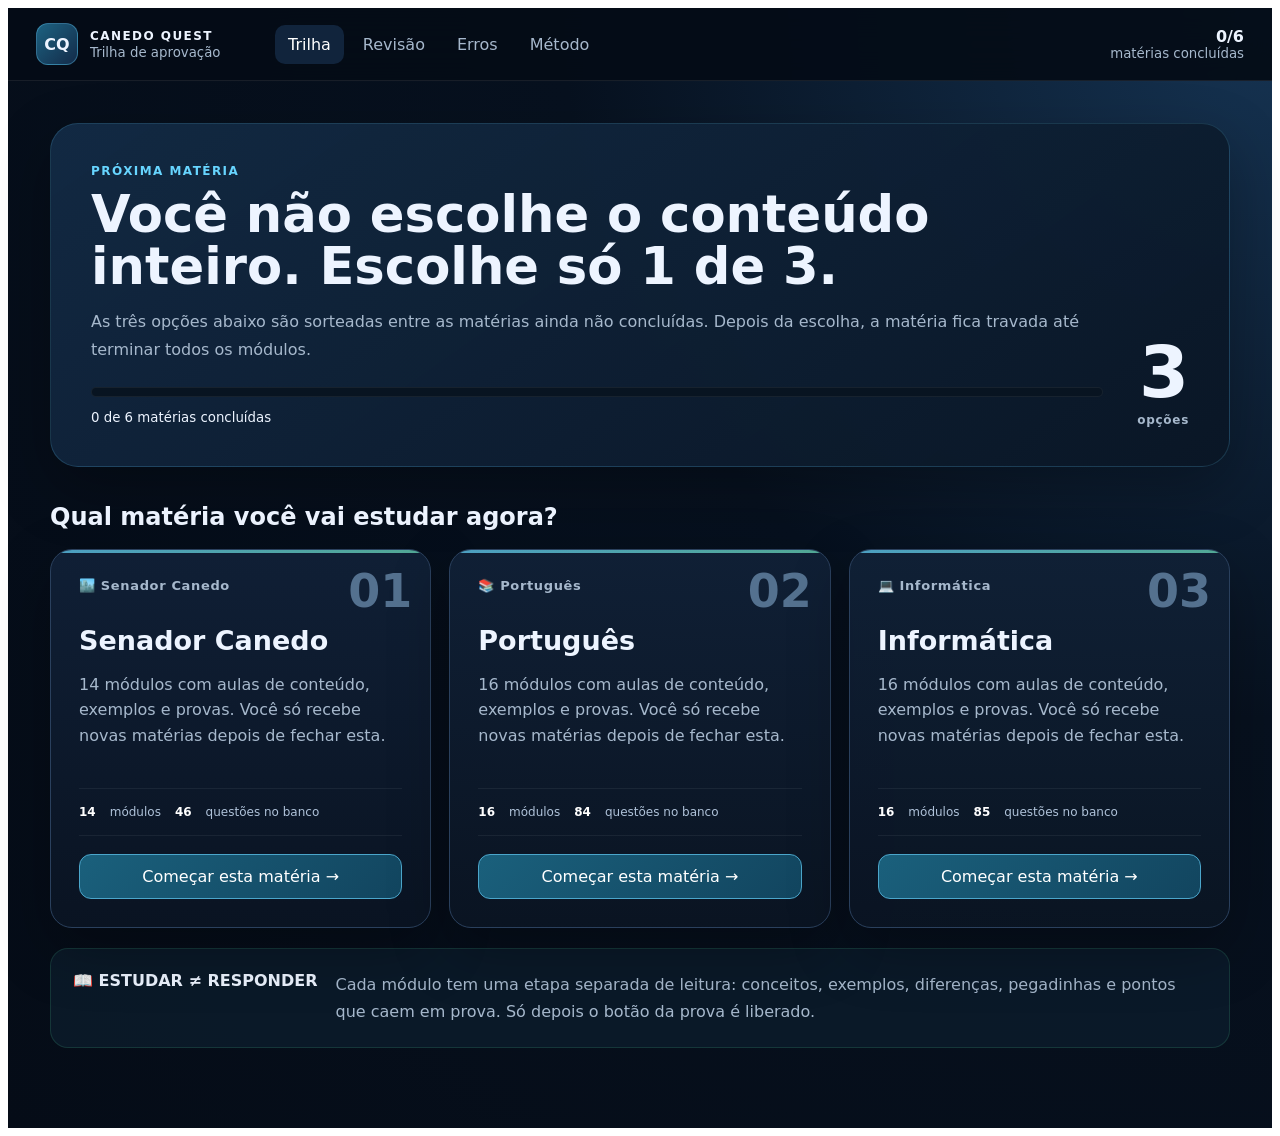
<file: index.html>
<!doctype html><html lang="pt-BR"><head><meta charset="utf-8"><meta name="viewport" content="width=device-width,initial-scale=1"><meta name="theme-color" content="#07111f"><meta name="mobile-web-app-capable" content="yes"><meta name="apple-mobile-web-app-capable" content="yes"><meta name="apple-mobile-web-app-status-bar-style" content="black-translucent"><meta name="apple-mobile-web-app-title" content="Canedo Quest"><link rel="manifest" href="manifest.webmanifest"><link rel="apple-touch-icon" href="icon-192.png"><title>Canedo Quest — Trilha de aprovação</title><link rel="stylesheet" href="forced-subject.css?v=21"></head><body><script>(function(){try{var u=new URL(location.href);if(u.searchParams.get("fresh")==="1"){u.searchParams.set("v","21");location.replace(u.href.replace("fresh=1","v=21"));}}catch(e){}})();</script><div class="loading">Carregando sua trilha…</div><script src="state-validation.js"></script><script src="app.js"></script><script src="study-depth.js"></script><script src="visual-questions.js"></script><script src="content-boost.js"></script><script src="curriculum.js"></script><script src="module-map.js"></script><script src="chapter-content.js"></script><script src="foundations.js"></script><script src="foundations-ui.js"></script><script src="forced-subject.js?v=21"></script><script src="cq-boot.js?v=21"></script></body></html>
</file>
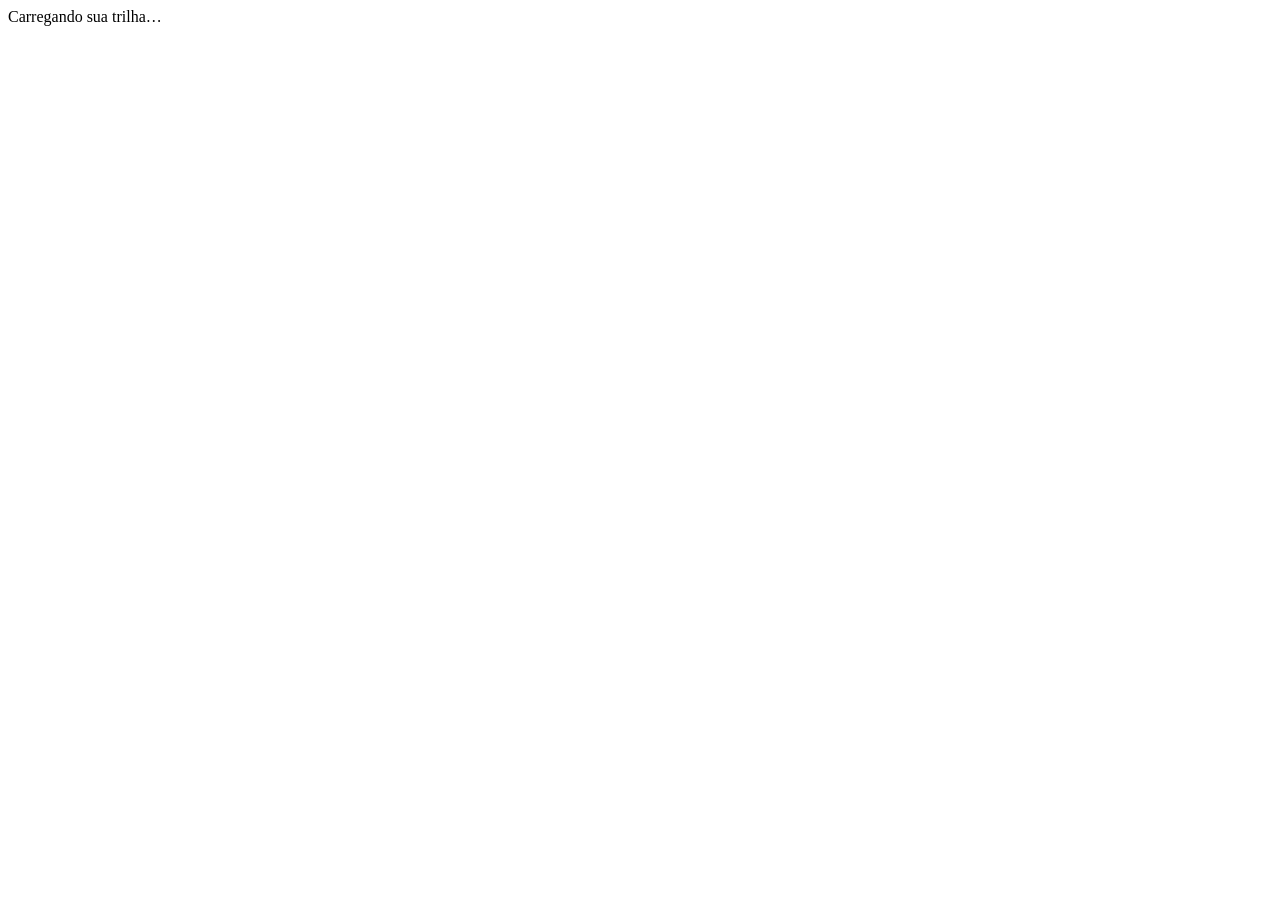
<file: atualizar.html>
<!doctype html><html lang="pt-BR"><head><meta charset="utf-8"><meta name="viewport" content="width=device-width,initial-scale=1"><title>Atualizando Canedo Quest</title><style>body{font-family:system-ui;background:#07111f;color:#edf4ff;display:grid;place-items:center;min-height:100vh;margin:0;text-align:center}main{max-width:520px;padding:30px}button{padding:12px 18px;border-radius:10px;border:1px solid #35516f;background:#12304a;color:white;font-weight:700;cursor:pointer}</style></head><body><main><h1>Atualizando o Canedo Quest…</h1><p>Esta página remove versões antigas em cache e abre a versão nova.</p></main><script>(async function(){try{if("serviceWorker" in navigator){const regs=await navigator.serviceWorker.getRegistrations();await Promise.all(regs.map(function(r){return r.unregister();}));}if("caches" in window){const ks=await caches.keys();await Promise.all(ks.map(function(k){return caches.delete(k);}));}}finally{location.replace("./?v=20");}})();</script></body></html>
</file>
<file: forced-subject.css>
:root{
  --cq-bg:#07111f;--cq-panel:#0d1b2f;--cq-panel2:#12233a;--cq-line:#2a405d;
  --cq-text:#edf4ff;--cq-muted:#a6b8cc;--cq-accent:#67d5ff;--cq-good:#53df9a;
  --cq-bad:#ff7385;--cq-paper:#f7f3ea;--cq-paperText:#202735;--cq-paperMuted:#647084;
  --cq-shadow:0 22px 60px rgba(0,0,0,.28)
}
#cq-forced{min-height:100vh;background:radial-gradient(circle at top right,#163453 0,#07111f 42%,#050c17 100%);color:var(--cq-text);font-family:Inter,ui-sans-serif,system-ui,-apple-system,BlinkMacSystemFont,"Segoe UI",sans-serif}
#cq-forced *{box-sizing:border-box}
#cq-forced button,#cq-forced textarea{font:inherit}
.cq-header{position:sticky;top:0;z-index:10;display:flex;align-items:center;gap:24px;padding:15px 28px;border-bottom:1px solid rgba(255,255,255,.08);background:rgba(5,12,23,.94);backdrop-filter:blur(18px)}
.cq-logo{display:flex;align-items:center;gap:12px;min-width:215px}.cq-logo>b{display:grid;place-items:center;width:42px;height:42px;border-radius:12px;background:linear-gradient(135deg,#1d6281,#132b49);border:1px solid rgba(103,213,255,.35);font-weight:900}.cq-logo span{display:grid;gap:2px}.cq-logo strong{font-size:12px;letter-spacing:.12em}.cq-logo small{color:var(--cq-muted)}
.cq-header nav{display:flex;gap:6px;flex:1}.cq-header nav button{border:0;background:transparent;color:var(--cq-muted);padding:10px 13px;border-radius:10px;cursor:pointer;font-weight:700}.cq-header nav button:hover,.cq-header nav button.on{background:#11243c;color:#fff}.cq-header nav em{display:inline-grid;place-items:center;min-width:19px;height:19px;padding:0 5px;margin-left:5px;border-radius:99px;background:var(--cq-bad);color:#fff;font-size:11px;font-style:normal}
.cq-count{display:grid;text-align:right}.cq-count b{font-size:16px}.cq-count small{color:var(--cq-muted)}
.cq-main{width:min(1180px,calc(100% - 36px));margin:0 auto;padding:42px 0 80px}
.cq-hero{display:grid;grid-template-columns:1fr auto;gap:34px;align-items:end;padding:40px;border:1px solid rgba(103,213,255,.17);border-radius:28px;background:linear-gradient(145deg,rgba(19,43,70,.93),rgba(10,22,37,.96));box-shadow:var(--cq-shadow)}
.cq-hero.compact{padding:32px}.cq-hero>div>span,.cq-card>span,.cq-gate>div>span,.cq-choice>div.cq-subject,.cq-completion>span{display:block;color:var(--cq-accent);font-size:12px;font-weight:800;letter-spacing:.12em}
.cq-hero h1{margin:10px 0 12px;font-size:clamp(32px,4vw,56px);line-height:1.02;max-width:900px}.cq-hero p,.cq-card p,.cq-gate p,.cq-science p{color:var(--cq-muted);line-height:1.7}
.cq-big{display:grid;justify-items:end;font-size:72px;line-height:.9;font-weight:900}.cq-big small{display:block;margin-top:10px;font-size:12px;color:var(--cq-muted);font-weight:700;letter-spacing:.06em;text-align:right}
.cq-bar{height:10px;margin:24px 0 10px;border-radius:99px;background:#081421;overflow:hidden;border:1px solid rgba(255,255,255,.06)}.cq-bar b{display:block;height:100%;background:linear-gradient(90deg,#4fb6ff,#7af0c5);border-radius:inherit}
.cq-section-title{margin:36px 0 18px}.cq-choice-grid{display:grid;grid-template-columns:repeat(3,1fr);gap:18px}.cq-choice{position:relative;padding:28px;border:1px solid var(--cq-line);border-radius:22px;background:linear-gradient(180deg,rgba(16,32,54,.97),rgba(10,20,34,.97));box-shadow:var(--cq-shadow);overflow:hidden}.cq-choice:before{content:"";position:absolute;inset:0 0 auto;height:3px;background:linear-gradient(90deg,#66d6ff,#6fe3bd);opacity:.7}.cq-num{position:absolute;right:18px;top:14px;color:#54718f;font-size:46px;font-weight:900}.cq-subject{font-size:13px!important;letter-spacing:.05em!important;color:var(--cq-muted)!important}.cq-choice h2{margin:32px 0 10px;font-size:27px}.cq-choice p{min-height:100px;color:var(--cq-muted);line-height:1.6}.cq-choice>div:last-of-type{display:flex;gap:14px;color:#afc2d9;font-size:12px;padding:16px 0;border-top:1px solid rgba(255,255,255,.06);border-bottom:1px solid rgba(255,255,255,.06)}.cq-choice>div:last-of-type b{color:#fff}
.cq-btn{border:1px solid var(--cq-line);background:#0b182a;color:#dfeafa;padding:12px 16px;border-radius:12px;cursor:pointer;font-weight:800}.cq-btn:hover{border-color:#3e5b7a;transform:translateY(-1px)}.cq-btn.primary{background:linear-gradient(135deg,#1a607c,#12455f);border-color:#4ba6cb;color:#fff}
.cq-choice .cq-btn{width:100%;margin-top:18px}.cq-gate{display:grid;grid-template-columns:auto 1fr;gap:24px;align-items:start;margin-top:18px;padding:30px;border:1px solid rgba(103,213,255,.17);border-radius:22px;background:rgba(12,27,46,.94);box-shadow:var(--cq-shadow)}.cq-gate-icon{display:grid;place-items:center;width:58px;height:58px;border-radius:18px;background:#132d49;font-size:25px}.cq-gate h2{margin:8px 0}
.cq-science{display:flex;gap:18px;align-items:flex-start;margin-top:20px;padding:22px;border:1px solid rgba(83,223,154,.15);border-radius:18px;background:rgba(13,30,45,.76)}.cq-science>b{white-space:nowrap}.cq-science p{margin:0}
.cq-session{display:grid;grid-template-columns:auto 1fr minmax(260px,430px);gap:18px;align-items:center;margin-bottom:18px}.cq-x{width:40px;height:40px;border-radius:12px;border:1px solid var(--cq-line);background:#0a1626;color:#9eb3ca;font-size:25px;cursor:pointer}.cq-session-title{display:grid}.cq-session-title span{color:var(--cq-accent);font-size:12px}.cq-session-title strong{font-size:18px}.cq-session-progress{justify-self:end;width:100%}.cq-session-progress small{display:block;text-align:right;color:var(--cq-muted);margin-bottom:7px}.cq-session-progress i{display:block;height:6px;border-radius:99px;background:#081421;overflow:hidden}.cq-session-progress i b{display:block;height:100%;background:#67d5ff}
.cq-study-heading{display:grid;grid-template-columns:1fr auto;gap:30px;align-items:end;margin:12px 0 24px;padding:32px;border-radius:24px;background:rgba(13,28,46,.88);border:1px solid var(--cq-line)}.cq-study-heading span,.cq-test-head span{color:var(--cq-accent);font-size:12px;font-weight:900;letter-spacing:.12em}.cq-study-heading h1,.cq-test-head h1{margin:8px 0;font-size:42px;line-height:1.05}.cq-study-heading p,.cq-test-head p{color:var(--cq-muted);line-height:1.7;max-width:820px}.cq-study-meta{display:grid;grid-template-columns:auto auto;gap:4px 12px;align-items:end;text-align:right;border-left:1px solid var(--cq-line);padding-left:22px}.cq-study-meta b{font-size:28px}.cq-study-meta small{color:var(--cq-muted)}
.cq-study-grid{display:grid;grid-template-columns:250px minmax(0,1fr);gap:20px;align-items:start}.cq-study-index{position:sticky;top:92px;padding:18px;border:1px solid var(--cq-line);border-radius:18px;background:rgba(9,20,34,.95)}.cq-study-index strong{display:block;margin-bottom:10px}.cq-study-index a{display:grid;grid-template-columns:32px 1fr;gap:9px;padding:9px 4px;color:#c9d7e7;text-decoration:none;border-radius:10px}.cq-study-index a:hover{background:#10233a}.cq-study-index a span{color:#6e87a2}.cq-study-index-note{margin-top:14px;padding-top:14px;border-top:1px solid rgba(255,255,255,.07);font-size:12px;color:var(--cq-muted);line-height:1.5}
.cq-study-paper{background:var(--cq-paper);color:var(--cq-paperText);border-radius:24px;overflow:hidden;box-shadow:0 25px 70px rgba(0,0,0,.28)}.cq-study-block{padding:34px 38px;border-bottom:1px solid #e0d9ce}.cq-block-kicker{color:#7a8798;font-weight:900;letter-spacing:.1em;font-size:11px}.cq-study-block h2{margin:8px 0 18px;font-size:27px;line-height:1.15}.cq-study-block p{margin:0 0 14px;line-height:1.82;font-size:16px}.cq-study-block p:last-child{margin-bottom:0}
.cq-study-callout{margin:0;padding:26px 32px;background:#edf6f1;border-top:1px solid #d9e7df}.cq-study-callout.warning{background:#fbf3e7}.cq-study-callout strong{display:block;margin-bottom:8px}.cq-study-callout p{margin:0;line-height:1.7}.cq-study-callout ul{margin:10px 0 0;padding-left:20px;line-height:1.7}
.cq-study-finish{display:grid;grid-template-columns:1fr auto;gap:24px;align-items:center;padding:30px 32px;background:#e8eef6}.cq-study-finish span{font-size:11px;font-weight:900;letter-spacing:.1em;color:#66758a}.cq-study-finish h2{margin:5px 0}.cq-study-finish p{margin:0;color:#556274;line-height:1.6}
.cq-test-head{padding:28px 4px 16px}.cq-test-count{display:inline-block;margin-top:10px;padding:8px 11px;border:1px solid var(--cq-line);border-radius:10px;color:#b7c9dd;font-weight:800;font-size:12px}.cq-test-card{padding:32px;border:1px solid var(--cq-line);border-radius:24px;background:linear-gradient(180deg,rgba(15,29,48,.98),rgba(9,19,33,.98));box-shadow:var(--cq-shadow)}.cq-question-label{color:var(--cq-muted);font-size:11px;font-weight:900;letter-spacing:.1em}.cq-test-card h2{font-size:30px;line-height:1.25;margin:10px 0 22px}.cq-options{display:grid;gap:11px}.cq-option{display:grid;grid-template-columns:42px 1fr;gap:12px;align-items:center;width:100%;padding:15px;text-align:left;border:1px solid var(--cq-line);background:#0a1728;color:#eef5ff;border-radius:14px;cursor:pointer}.cq-option:hover:not(:disabled){border-color:#4a739a;background:#0d2037}.cq-option>span{display:grid;place-items:center;width:33px;height:33px;border-radius:10px;background:#12263e;color:#a6c2dd;font-weight:900}.cq-option.ok{border-color:rgba(83,223,154,.65);background:rgba(29,86,68,.34)}.cq-option.bad{border-color:rgba(255,115,133,.65);background:rgba(96,28,40,.3)}.cq-feedback{margin-top:16px;padding:16px 18px;border-radius:14px;border:1px solid var(--cq-line);background:#0a1727}.cq-feedback.good{border-color:rgba(83,223,154,.45)}.cq-feedback.bad{border-color:rgba(255,115,133,.45)}.cq-feedback p{margin:.5rem 0 0;color:var(--cq-muted);line-height:1.7}.cq-next{width:100%;margin-top:14px}
.cq-review-group{margin-top:28px}.cq-review-group>h2{margin-bottom:12px}.cq-review-group article,.cq-error-list article{display:grid;grid-template-columns:1fr auto;gap:20px;align-items:center;padding:20px;border-bottom:1px solid rgba(255,255,255,.06);background:rgba(11,23,39,.72)}.cq-review-group article:first-child{border-radius:16px 16px 0 0}.cq-review-group article:last-child{border-radius:0 0 16px 16px}.cq-review-group article>div{display:grid;gap:5px}.cq-review-group article small,.cq-review-group article span{color:var(--cq-muted);line-height:1.5}.cq-error-list{display:grid;gap:12px}.cq-error-list article{border:1px solid var(--cq-line);border-radius:16px}.cq-error-list article>div{display:grid;gap:7px}.cq-error-list article h3{margin:0;font-size:18px}
.cq-method{display:grid;grid-template-columns:repeat(2,1fr);gap:16px;margin:20px 0}.cq-method article{padding:26px;border:1px solid var(--cq-line);border-radius:18px;background:#0c1c30}.cq-method article>b{color:var(--cq-accent);font-size:28px}.cq-method h2{margin:10px 0}.cq-method p{color:var(--cq-muted);line-height:1.7}
.cq-completion{width:min(760px,100%);margin:7vh auto;text-align:center;padding:52px 34px;border:1px solid rgba(83,223,154,.18);border-radius:30px;background:linear-gradient(180deg,rgba(15,34,48,.98),rgba(9,20,32,.98));box-shadow:var(--cq-shadow)}.cq-completion>div{margin:22px 0;font-size:76px;color:var(--cq-good)}.cq-completion h1{font-size:44px;margin:10px 0}.cq-completion p{color:var(--cq-muted);line-height:1.7}.cq-completion .cq-btn{margin:7px}
@media(max-width:900px){.cq-header{flex-wrap:wrap}.cq-logo{min-width:0}.cq-count{margin-left:auto}.cq-choice-grid{grid-template-columns:1fr}.cq-hero{grid-template-columns:1fr}.cq-big{justify-items:start;font-size:56px}.cq-study-grid{grid-template-columns:1fr}.cq-study-index{position:static;display:grid;grid-template-columns:repeat(2,1fr);gap:4px}.cq-study-index strong,.cq-study-index-note{grid-column:1/-1}.cq-study-heading,.cq-study-finish{grid-template-columns:1fr}.cq-study-meta{border-left:0;border-top:1px solid var(--cq-line);padding:14px 0 0;text-align:left;grid-template-columns:auto auto}.cq-method{grid-template-columns:1fr}}
@media(max-width:560px){.cq-header{padding:13px 15px}.cq-header nav{order:3;width:100%;overflow:auto}.cq-header nav button{white-space:nowrap}.cq-main{width:min(100% - 24px,1180px);padding:25px 0 55px}.cq-hero,.cq-study-heading,.cq-test-card,.cq-completion{padding:22px}.cq-hero h1{font-size:34px}.cq-study-heading h1,.cq-test-head h1{font-size:32px}.cq-study-block{padding:26px 22px}.cq-study-finish{padding:24px 22px}.cq-study-index{grid-template-columns:1fr}.cq-review-group article,.cq-error-list article{grid-template-columns:1fr}.cq-science{display:grid}.cq-logo strong{font-size:11px}}

/* Densidade real de estudo: leitura principal antes da prova. */
.cq-study-depth{margin:0 0 24px;padding:26px 28px;border:1px solid #d7e0ea;border-radius:18px;background:#fff;box-shadow:0 10px 28px rgba(20,35,55,.05)}
.cq-study-depth-kicker{font-size:11px;letter-spacing:.08em;font-weight:800;color:#64748b;margin-bottom:7px}.cq-study-depth h2{font-size:clamp(24px,3vw,32px);line-height:1.16;margin:0 0 17px;color:#142238}.cq-study-depth-text{max-width:900px;color:#334155;font-size:17px;line-height:1.82}.cq-study-depth-text p{margin:0 0 16px}.cq-study-depth-focus{margin-top:20px;padding:17px 19px;border-radius:14px;background:#f3f7fb;border:1px solid #dce6f0}.cq-study-depth-focus strong{display:block;margin-bottom:9px;color:#18283b}.cq-study-depth-focus ul{margin:0;padding-left:22px}.cq-study-depth-focus li{margin:8px 0;line-height:1.52;color:#334155}
@media(max-width:700px){.cq-study-depth{padding:19px 15px}.cq-study-depth-text{font-size:16px;line-height:1.7}.cq-study-depth-focus{padding:14px 15px}}

/* Definitions belong to the active lesson, not a separate learning route. */
.cq-foundation{padding:30px;background:#fff;border:1px solid #dce7e0;border-radius:18px;margin:0 0 28px;color:#213b2e}.cq-foundation h2{font-size:27px;line-height:1.25;margin:12px 0 18px}.cq-foundation p,.cq-lookup p{line-height:1.85;font-size:17px;color:#344d40}.cq-foundation .cq-foundation-intro{font-size:19px}.cq-foundation .cq-foundation-hint,.cq-lookup .cq-foundation-hint{font-size:13px;color:#617669}.cq-concept{border-top:1px solid #e2e9e4;padding:0}.cq-concept summary{padding:22px 0;cursor:pointer;font-size:18px;line-height:1.4;font-weight:750;list-style:none;display:flex;gap:13px;align-items:baseline}.cq-concept summary:after{content:'+';margin-left:auto;color:#50745c}.cq-concept[open] summary:after{content:'−'}.cq-concept summary span{color:#62816c;font-size:12px;flex-shrink:0}.cq-concept>div{padding:0 0 20px 28px;max-width:75ch}.cq-concept p{margin:0 0 14px;white-space:pre-line}.cq-worked{background:#f0f6ee;border-radius:12px;padding:24px;margin-top:24px}.cq-worked h3{font-size:21px;line-height:1.5;margin:12px 0}.cq-lookup{border:1px solid #dce7e0;border-radius:12px;padding:20px;background:white;margin:24px 0;color:#254331}.cq-lookup summary{font-weight:750;cursor:pointer;line-height:1.5}.cq-lookup label{display:block;font-size:14px;font-weight:650;margin:22px 0 8px}.cq-lookup input{width:100%;box-sizing:border-box;border:1px solid #a8bcaf;border-radius:8px;padding:13px;font:inherit;color:#203b2b;background:#fff}.cq-lookup article{border-top:1px solid #dce7e0;padding:18px 0}.cq-lookup article small{color:#577760}.cq-lookup article h3{font-size:19px;margin:10px 0}.cq-concept-table{overflow-x:auto}.cq-concept-table table{width:100%;border-collapse:collapse;font-size:15px;line-height:1.6}.cq-concept-table th,.cq-concept-table td{padding:12px;text-align:left;border-bottom:1px solid #dce7e0;vertical-align:top}.cq-concept summary:focus-visible,.cq-lookup summary:focus-visible{outline:3px solid #538164;outline-offset:4px}.cq-relearn{margin-top:16px;display:flex;flex-wrap:wrap;gap:12px}.cq-study-finish .cq-btn{white-space:normal}
@media(max-width:680px){.cq-foundation{padding:22px 18px}.cq-foundation h2{font-size:24px}.cq-foundation p,.cq-lookup p{font-size:16px}.cq-concept summary{font-size:17px}.cq-concept>div{padding-left:0}.cq-worked{padding:18px}.cq-lookup{padding:18px}.cq-study-index a{overflow-wrap:anywhere}}
@media(max-width:680px){.cq-session{grid-template-columns:auto minmax(0,1fr);gap:12px}.cq-session-title{min-width:0}.cq-session-progress{grid-column:1/-1;width:100%;min-width:0}.cq-session-progress small{white-space:normal}.cq-foundation,.cq-lookup{overflow-wrap:anywhere}}
</file>
